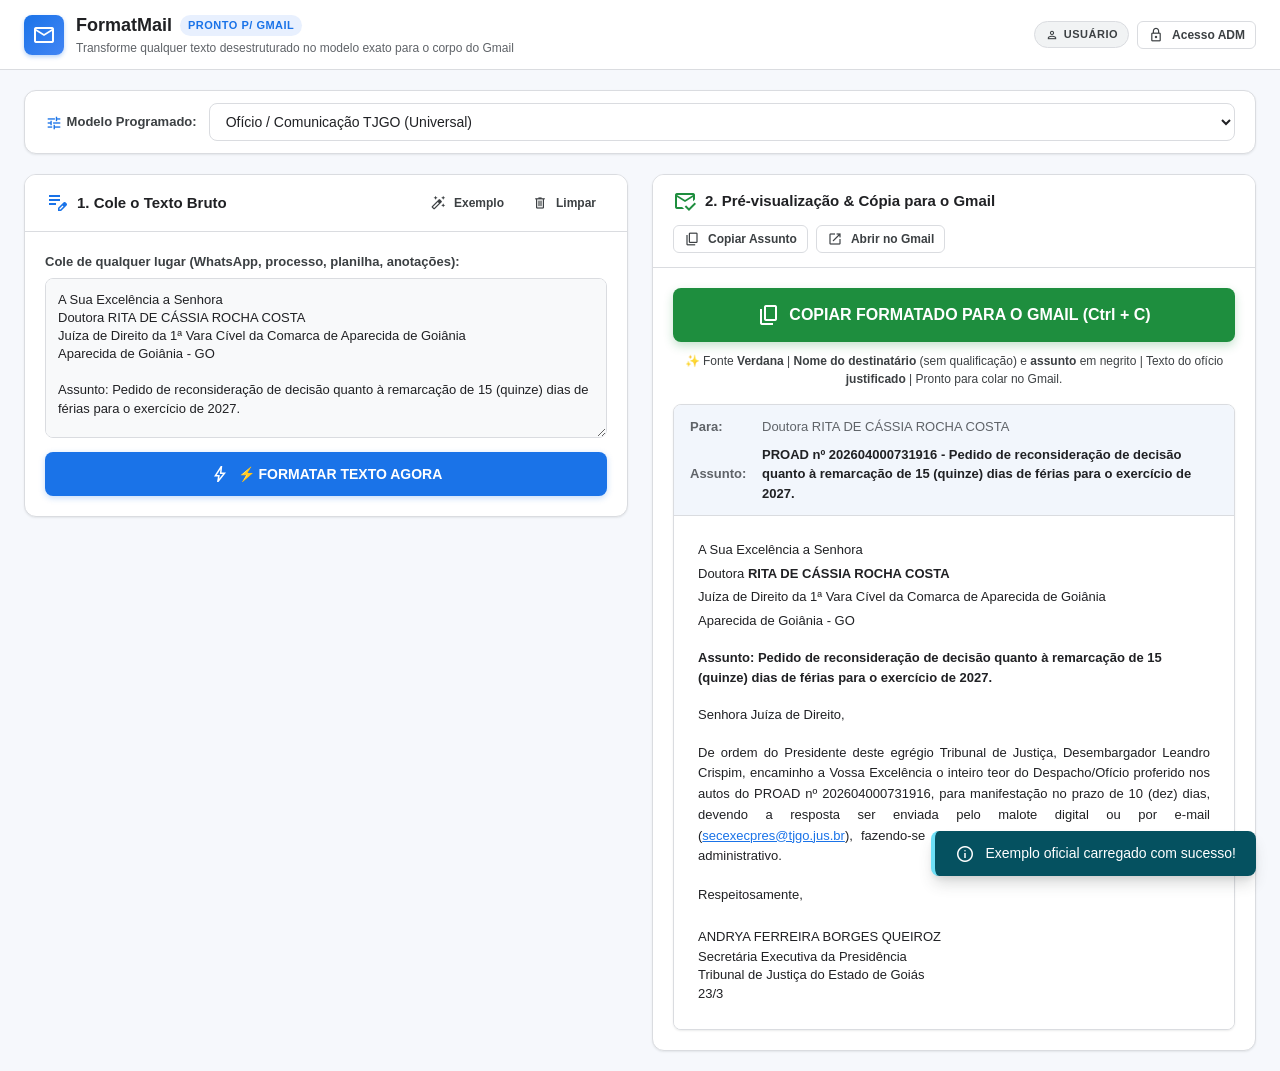
<file: index.html>
<!DOCTYPE html>
<html lang="pt-BR">
<head>
  <meta charset="UTF-8">
  <meta name="viewport" content="width=device-width, initial-scale=1.0">
  <title>Formatador de Texto para o Gmail</title>
  <link rel="stylesheet" href="styles.css?v=5.4">
  <!-- Ícones do Google Fonts / Material Symbols -->
  <link rel="stylesheet" href="https://fonts.googleapis.com/css2?family=Material+Symbols+Outlined:opsz,wght,FILL,GRAD@20..48,100..700,0..1,-50..200" />
</head>
<body>

  <!-- CABEÇALHO -->
  <header>
    <div class="header-container">
      <div class="brand">
        <div class="brand-icon">
          <span class="material-symbols-outlined">mail</span>
        </div>
        <div class="brand-text">
          <h1>FormatMail <span class="brand-badge">Pronto p/ Gmail</span></h1>
          <p>Transforme qualquer texto desestruturado no modelo exato para o corpo do Gmail</p>
        </div>
      </div>

      <div class="nav-actions">
        <!-- Status de Perfil ADM / Usuário -->
        <div id="authStatusBox" style="display: flex; align-items: center; gap: 8px;">
          <!-- Injetado dinamicamente via JS -->
        </div>

        <div class="tabs admin-only">
          <button id="tabFormatBtn" class="tab-btn active" onclick="switchTab('format')">
            <span class="material-symbols-outlined" style="font-size: 18px;">content_paste_go</span> Formatar & Copiar
          </button>
          <button id="tabManageBtn" class="tab-btn" onclick="switchTab('manage')">
            <span class="material-symbols-outlined" style="font-size: 18px;">dashboard_customize</span> Gerenciar Modelos
          </button>
        </div>

        <button class="btn btn-outline btn-sm admin-only" onclick="exportData()" title="Fazer backup dos modelos em arquivo JSON">
          <span class="material-symbols-outlined" style="font-size: 16px;">download</span> Exportar
        </button>
        <button class="btn btn-outline btn-sm admin-only" onclick="triggerImport()" title="Importar modelos de um arquivo JSON">
          <span class="material-symbols-outlined" style="font-size: 16px;">upload</span> Importar
        </button>
        <input type="file" id="importFileInput" accept=".json" style="display:none" onchange="importData(event)">
      </div>
    </div>
  </header>

  <!-- CONTEÚDO PRINCIPAL -->
  <main>

    <!-- ABA 1: FORMATAR & COPIAR -->
    <section id="viewFormat">
      <!-- Barra do Modelo Selecionado -->
      <div class="template-bar">
        <label for="templateSelect">
          <span class="material-symbols-outlined" style="font-size: 18px; vertical-align: middle; color: var(--primary);">tune</span>
          Modelo Programado:
        </label>
        <select id="templateSelect" class="template-select" onchange="onTemplateChange()">
          <!-- Preenchido via JavaScript -->
        </select>
        <button class="btn btn-outline btn-sm admin-only" onclick="editCurrentTemplate()">
          <span class="material-symbols-outlined" style="font-size: 16px;">edit</span> Personalizar este Modelo
        </button>
        <button class="btn btn-primary btn-sm admin-only" onclick="createNewTemplateFromCurrent()">
          <span class="material-symbols-outlined" style="font-size: 16px;">add</span> Novo Modelo
        </button>
      </div>

      <div class="content-grid">
        <!-- COLUNA ESQUERDA: ENTRADA DE TEXTO E CAMPOS -->
        <div class="card">
          <div class="card-header">
            <div class="card-title">
              <span class="material-symbols-outlined" style="color: var(--primary);">edit_note</span>
              1. Cole o Texto Bruto
            </div>
            <div style="display: flex; gap: 6px;">
              <button class="btn btn-ghost btn-sm" onclick="loadSampleText()" title="Preencher com um exemplo de texto">
                <span class="material-symbols-outlined" style="font-size: 16px;">auto_fix_high</span> Exemplo
              </button>
              <button class="btn btn-ghost btn-sm" onclick="clearInputText()" title="Limpar todo o texto">
                <span class="material-symbols-outlined" style="font-size: 16px;">delete_outline</span> Limpar
              </button>
            </div>
          </div>

          <div class="card-body">
            <div class="input-group">
              <span class="input-label">
                Cole de qualquer lugar (WhatsApp, processo, planilha, anotações):
              </span>
              <textarea 
                id="rawTextInput" 
                class="textarea-raw" 
                placeholder="Cole de qualquer jeito. Exemplo:&#10;&#10;A Sua Excelência a Senhora&#10;ANAUARA CUNHA RODRIGUES&#10;Gestora master da UPJ das Varas Cíveis da Comarca de Rio Verde&#10;Rio Verde - GO&#10;&#10;Assunto: Agradecimento – Sugestão de aprimoramento da Plataforma AGAIA.&#10;&#10;Senhora Gestora,&#10;...&#10;&#10;O sistema detecta tudo automaticamente e monta no modelo oficial!"
                oninput="onRawInputChanged()"
                onpaste="setTimeout(onRawInputChanged, 50)"
              ></textarea>
              <button type="button" class="btn btn-primary" onclick="executeFormatting()" style="margin-top: 8px; width: 100%; font-weight: 700; padding: 11px; font-size: 14px; box-shadow: 0 2px 6px rgba(26,115,232,0.25);">
                <span class="material-symbols-outlined" style="font-size: 20px;">bolt</span>
                ⚡ FORMATAR TEXTO AGORA
              </button>
            </div>

            <!-- Campos Variáveis Detectados (Apenas ADM pode alterar manualmente) -->
            <div class="variables-container admin-only">
              <div class="variables-header">
                <div class="variables-title">
                  <span class="material-symbols-outlined" style="font-size: 18px; color: var(--primary);">variables</span>
                  Variáveis do Modelo
                </div>
                <span id="varsCountBadge" class="brand-badge">0 campos</span>
              </div>
              <p style="font-size: 12px; color: var(--gray-500); margin-bottom: 12px;">
                Os valores abaixo foram extraídos do texto ou podem ser digitados/alterados diretamente:
              </p>
              <div id="variablesFieldsGrid" class="variables-grid">
                <!-- Preenchido dinamicamente -->
              </div>
            </div>
          </div>
        </div>

        <!-- COLUNA DIREITA: PREVIEW DO GMAIL & BOTÃO DE CÓPIA -->
        <div class="card">
          <div class="card-header">
            <div class="card-title">
              <span class="material-symbols-outlined" style="color: var(--success);">mark_email_read</span>
              2. Pré-visualização & Cópia para o Gmail
            </div>
            <div style="display: flex; gap: 8px;">
              <button class="btn btn-outline btn-sm" onclick="copySubjectToClipboard()" title="Copiar apenas a linha de assunto do e-mail">
                <span class="material-symbols-outlined" style="font-size: 16px;">content_copy</span> Copiar Assunto
              </button>
              <button class="btn btn-outline btn-sm" onclick="openDirectlyInGmail()" title="Abrir janela de composição no Gmail com o texto pronto">
                <span class="material-symbols-outlined" style="font-size: 16px;">open_in_new</span> Abrir no Gmail
              </button>
            </div>
          </div>

          <div class="card-body">
            <!-- Botão Gigante de Cópia -->
            <button class="btn btn-success btn-lg" onclick="copyFormattedBodyToClipboard()" style="width: 100%; font-size: 16px; font-weight: 700; padding: 14px 20px; box-shadow: 0 4px 10px rgba(30,142,62,0.25);">
              <span class="material-symbols-outlined" style="font-size: 24px;">content_copy</span>
              COPIAR FORMATADO PARA O GMAIL (Ctrl + C)
            </button>
            <p style="font-size: 12px; color: var(--gray-700); text-align: center; margin-top: -6px; font-weight: 500;">
              ✨ Fonte <b>Verdana</b> | <b>Nome do destinatário</b> (sem qualificação) e <b>assunto</b> em negrito | Texto do ofício <b>justificado</b> | Pronto para colar no Gmail.
            </p>

            <!-- Moldura Estilo Gmail -->
            <div class="gmail-preview-container">
              <div class="gmail-header-bar">
                <div class="gmail-meta-row">
                  <span class="gmail-meta-label">Para:</span>
                  <span id="previewRecipient" class="gmail-meta-value" style="color: var(--gray-500); font-weight: normal;">(Definido no Gmail ou no modelo)</span>
                </div>
                <div class="gmail-meta-row">
                  <span class="gmail-meta-label">Assunto:</span>
                  <span id="previewSubject" class="gmail-meta-value">-</span>
                </div>
              </div>

              <!-- Corpo do Gmail editável na pré-visualização -->
              <div id="gmailPreviewBody" class="gmail-body-area" contenteditable="true" oninput="onPreviewBodyEdited()" title="Você também pode editar diretamente aqui antes de copiar!">
                <!-- Conteúdo renderizado via JavaScript -->
              </div>
            </div>
          </div>
        </div>
      </div>
    </section>

    <!-- ABA 2: GERENCIAR & PROGRAMAR MODELOS -->
    <section id="viewManage" style="display: none;">
      <div class="card">
        <div class="card-header">
          <div class="card-title">
            <span class="material-symbols-outlined" style="color: var(--primary);">settings_suggest</span>
            Configuração e Programação de Modelos
          </div>
          <div style="display: flex; gap: 8px;">
            <button class="btn btn-outline btn-sm" onclick="resetDefaultTemplates()">
              <span class="material-symbols-outlined" style="font-size: 16px;">restart_alt</span> Restaurar Modelos Padrão
            </button>
            <button class="btn btn-primary btn-sm" onclick="createNewTemplate()">
              <span class="material-symbols-outlined" style="font-size: 16px;">add</span> Criar Novo Modelo
            </button>
          </div>
        </div>

        <div class="card-body">
          <div class="template-manager">
            <!-- Coluna de Seleção de Modelos -->
            <div>
              <h3 style="font-size: 13px; font-weight: 700; color: var(--gray-700); margin-bottom: 8px;">Seus Modelos Salvos:</h3>
              <div id="templatesListContainer" class="template-list">
                <!-- Preenchido via JavaScript -->
              </div>
            </div>

            <!-- Coluna do Editor do Modelo -->
            <div style="display: flex; flex-direction: column; gap: 14px;">
              <div style="display: flex; justify-content: space-between; align-items: center;">
                <h3 id="editingModelTitle" style="font-size: 15px; font-weight: 700; color: var(--gray-800);">Editar Modelo</h3>
                <div style="display: flex; gap: 8px;">
                  <button class="btn btn-outline btn-sm" onclick="duplicateCurrentTemplate()" title="Criar uma cópia deste modelo">
                    <span class="material-symbols-outlined" style="font-size: 16px;">content_copy</span> Duplicar
                  </button>
                  <button class="btn btn-danger btn-sm" onclick="deleteCurrentTemplate()" title="Excluir este modelo">
                    <span class="material-symbols-outlined" style="font-size: 16px;">delete</span> Excluir
                  </button>
                </div>
              </div>

              <!-- Metadados do Modelo -->
              <div style="display: grid; grid-template-columns: 1fr 1fr; gap: 12px;">
                <div class="input-group">
                  <label class="input-label" for="editTemplateName">Nome do Modelo:</label>
                  <input type="text" id="editTemplateName" class="var-input" placeholder="Ex: Comunicação Processual">
                </div>
                <div class="input-group">
                  <label class="input-label" for="editTemplateDesc">Descrição Rápida:</label>
                  <input type="text" id="editTemplateDesc" class="var-input" placeholder="Ex: Para intimações de advogados">
                </div>
              </div>

              <div class="input-group">
                <label class="input-label" for="editTemplateSubject">
                  Assunto Padrão para o Gmail (suporta variáveis como {processo}):
                </label>
                <input type="text" id="editTemplateSubject" class="var-input" placeholder="Ex: [TJGO] Notificação dos Autos nº {processo} - {nome}">
              </div>

              <!-- Tags de Variáveis Rápidas -->
              <div style="background-color: var(--gray-50); border: 1px solid var(--border); border-radius: var(--radius-md); padding: 12px;">
                <div style="display: flex; justify-content: space-between; align-items: center; margin-bottom: 8px;">
                  <span style="font-size: 12px; font-weight: 700; color: var(--gray-700);">
                    Inserir Variáveis no Texto (clique para inserir na posição do cursor):
                  </span>
                  <div style="display: flex; gap: 6px;">
                    <input type="text" id="newVarNameInput" placeholder="nome_campo" style="padding: 3px 8px; font-size: 12px; border: 1px solid var(--border); border-radius: 4px; width: 130px;">
                    <button class="btn btn-outline btn-sm" style="padding: 3px 8px; font-size: 11px;" onclick="addCustomVariableTag()">+ Criar Tag</button>
                  </div>
                </div>
                <div id="variableTagsContainer" style="display: flex; flex-wrap: wrap; gap: 8px;">
                  <!-- Tags dinâmicas -->
                </div>
              </div>

              <!-- Barra de Ferramentas de Formatação Rica -->
              <div class="input-group">
                <label class="input-label">Corpo Programado do E-mail:</label>
                
                <div class="editor-toolbar">
                  <button type="button" class="tool-btn" onclick="execEditorCmd('bold')" title="Negrito">
                    <b>B</b>
                  </button>
                  <button type="button" class="tool-btn" onclick="execEditorCmd('italic')" title="Itálico">
                    <i>I</i>
                  </button>
                  <button type="button" class="tool-btn" onclick="execEditorCmd('underline')" title="Sublinhado">
                    <u>U</u>
                  </button>
                  <div class="tool-sep"></div>
                  <button type="button" class="tool-btn" onclick="execEditorCmd('formatBlock', '<h3>')" title="Título">
                    Título
                  </button>
                  <button type="button" class="tool-btn" onclick="execEditorCmd('formatBlock', '<p>')" title="Parágrafo Normal">
                    Texto
                  </button>
                  <div class="tool-sep"></div>
                  <button type="button" class="tool-btn" onclick="execEditorCmd('insertUnorderedList')" title="Lista com Marcadores">
                    • Lista
                  </button>
                  <button type="button" class="tool-btn" onclick="execEditorCmd('insertOrderedList')" title="Lista Numerada">
                    1. Numérica
                  </button>
                  <div class="tool-sep"></div>
                  <button type="button" class="tool-btn" onclick="insertGmailQuoteBox()" title="Caixa de Destaque Azul (estilo Google)">
                    🟦 Caixa Destaque
                  </button>
                  <button type="button" class="tool-btn" onclick="insertGmailAlertBox()" title="Caixa de Aviso Amarela">
                    🟨 Caixa Alerta
                  </button>
                  <button type="button" class="tool-btn" onclick="insertGmailTable()" title="Tabela Estilizada">
                    📊 Tabela
                  </button>
                  <button type="button" class="tool-btn" onclick="insertGmailSignature()" title="Bloco de Assinatura">
                    ✍️ Assinatura
                  </button>
                </div>

                <!-- Editor Visual do Modelo -->
                <div id="templateBodyEditor" class="template-body-editor" contenteditable="true">
                  <!-- Conteúdo HTML do Modelo -->
                </div>
              </div>

              <!-- Regras Automáticas das Variáveis -->
              <div style="background-color: var(--gray-50); border: 1px solid var(--border); border-radius: var(--radius-md); padding: 14px;">
                <div style="font-size: 13px; font-weight: 700; color: var(--gray-700); margin-bottom: 8px;">
                  ⚙️ Regras de Limpeza / Formatação Automática por Campo:
                </div>
                <div id="varRulesContainer" style="display: flex; flex-direction: column; gap: 8px; font-size: 13px;">
                  <!-- Regras dinâmicas para cada variável encontrada -->
                </div>
              </div>

              <!-- Ações do Editor -->
              <div style="display: flex; justify-content: flex-end; gap: 12px; margin-top: 8px;">
                <button class="btn btn-outline" onclick="switchTab('format')">Cancelar / Voltar</button>
                <button class="btn btn-primary" onclick="saveCurrentTemplate()">
                  <span class="material-symbols-outlined" style="font-size: 18px;">save</span> Salvar Alterações no Modelo
                </button>
              </div>
            </div>
          </div>
        </div>
      </div>
    </section>

  </main>

  <!-- MODAL DE ACESSO ADM -->
  <div id="adminAuthModal" class="modal-overlay" style="display: none;">
    <div class="modal-content" style="max-width: 440px;">
      <div class="modal-header">
        <div style="display: flex; align-items: center; gap: 8px; font-weight: 700; font-size: 15px; color: var(--gray-800);">
          <span class="material-symbols-outlined" style="color: var(--primary);">admin_panel_settings</span>
          Acesso de Administrador
        </div>
        <button class="btn btn-ghost btn-sm" onclick="closeAdminModal()">✕</button>
      </div>
      <div class="modal-body" style="padding: 20px;">
        <p style="font-size: 13px; color: var(--gray-700); margin-bottom: 12px; line-height: 1.5;">
          Digite a senha de administrador para liberar a edição de modelos, personalização e variáveis:
        </p>
        <div class="input-group">
          <input 
            type="password" 
            id="adminPasswordInput" 
            class="var-input" 
            placeholder="Senha do ADM (Padrão: admin123)" 
            style="width: 100%;" 
            onkeydown="if(event.key==='Enter') verifyAdminPassword()"
          >
        </div>
        <label style="display: flex; align-items: center; gap: 8px; font-size: 12px; color: var(--gray-700); cursor: pointer; margin-top: 10px;">
          <input type="checkbox" id="rememberAdminCheckbox">
          Manter conectado como Administrador neste navegador
        </label>
        <div id="adminAuthError" style="color: var(--danger); font-size: 12px; margin-top: 8px; display: none; font-weight: 600;">
          ⚠️ Senha incorreta. Tente novamente.
        </div>
      </div>
      <div class="modal-footer">
        <button class="btn btn-outline btn-sm" onclick="closeAdminModal()">Cancelar</button>
        <button class="btn btn-primary btn-sm" onclick="verifyAdminPassword()">
          <span class="material-symbols-outlined" style="font-size: 16px;">lock_open</span>
          Entrar como ADM
        </button>
      </div>
    </div>
  </div>

  <!-- MODAL ALTERAR SENHA ADM -->
  <div id="changePwdModal" class="modal-overlay" style="display: none;">
    <div class="modal-content" style="max-width: 440px;">
      <div class="modal-header">
        <div style="display: flex; align-items: center; gap: 8px; font-weight: 700; font-size: 15px; color: var(--gray-800);">
          <span class="material-symbols-outlined" style="color: var(--primary);">password</span>
          Alterar Senha do Administrador
        </div>
        <button class="btn btn-ghost btn-sm" onclick="closeChangePwdModal()">✕</button>
      </div>
      <div class="modal-body" style="padding: 20px;">
        <div class="input-group" style="margin-bottom: 12px;">
          <label class="input-label" for="currentAdminPwd">Senha Atual:</label>
          <input type="password" id="currentAdminPwd" class="var-input" placeholder="Digite a senha atual" style="width: 100%;">
        </div>
        <div class="input-group" style="margin-bottom: 12px;">
          <label class="input-label" for="newAdminPwd">Nova Senha:</label>
          <input type="password" id="newAdminPwd" class="var-input" placeholder="Digite a nova senha (mínimo 4 caracteres)" style="width: 100%;">
        </div>
        <div class="input-group">
          <label class="input-label" for="confirmAdminPwd">Confirme a Nova Senha:</label>
          <input type="password" id="confirmAdminPwd" class="var-input" placeholder="Repita a nova senha" style="width: 100%;" onkeydown="if(event.key==='Enter') saveNewAdminPassword()">
        </div>
        <div id="changePwdError" style="color: var(--danger); font-size: 12px; margin-top: 8px; display: none; font-weight: 600;"></div>
      </div>
      <div class="modal-footer">
        <button class="btn btn-outline btn-sm" onclick="closeChangePwdModal()">Cancelar</button>
        <button class="btn btn-primary btn-sm" onclick="saveNewAdminPassword()">
          <span class="material-symbols-outlined" style="font-size: 16px;">save</span>
          Salvar Nova Senha
        </button>
      </div>
    </div>
  </div>

  <!-- TOAST CONTAINER -->
  <div id="toastContainer" class="toast-container"></div>

  <!-- JAVASCRIPT -->
  <script src="app.js?v=5.4"></script>
</body>
</html>
</file>
<file: styles.css>
/* Estilos para o Formatador Gmail Express */
:root {
  --primary: #1a73e8;
  --primary-hover: #1557b0;
  --primary-light: #e8f0fe;
  --success: #1e8e3e;
  --success-hover: #137333;
  --success-light: #e6f4ea;
  --warning: #f9ab00;
  --warning-light: #fef7e0;
  --danger: #d93025;
  --danger-light: #fce8e6;
  --gray-50: #f8f9fa;
  --gray-100: #f1f3f4;
  --gray-200: #e8eaed;
  --gray-300: #dadce0;
  --gray-500: #5f6368;
  --gray-700: #3c4043;
  --gray-800: #202124;
  --border: #dadce0;
  --shadow-sm: 0 1px 2px 0 rgba(60,64,67,0.1);
  --shadow-md: 0 4px 6px -1px rgba(60,64,67,0.15), 0 2px 4px -1px rgba(60,64,67,0.1);
  --shadow-lg: 0 10px 15px -3px rgba(60,64,67,0.2), 0 4px 6px -2px rgba(60,64,67,0.1);
  --radius-sm: 6px;
  --radius-md: 8px;
  --radius-lg: 12px;
}

* {
  box-sizing: border-box;
  margin: 0;
  padding: 0;
}

body {
  font-family: -apple-system, BlinkMacSystemFont, "Segoe UI", Roboto, "Helvetica Neue", Arial, sans-serif;
  background-color: #f6f8fc;
  color: var(--gray-800);
  line-height: 1.5;
  min-height: 100vh;
  display: flex;
  flex-direction: column;
}

/* Header */
header {
  background-color: #ffffff;
  border-bottom: 1px solid var(--border);
  padding: 12px 24px;
  position: sticky;
  top: 0;
  z-index: 100;
}

.header-container {
  max-width: 1600px;
  margin: 0 auto;
  display: flex;
  justify-content: space-between;
  align-items: center;
  flex-wrap: wrap;
  gap: 16px;
}

.brand {
  display: flex;
  align-items: center;
  gap: 12px;
}

.brand-icon {
  width: 40px;
  height: 40px;
  background: linear-gradient(135deg, #1a73e8, #4285f4);
  color: white;
  border-radius: var(--radius-md);
  display: flex;
  align-items: center;
  justify-content: center;
  font-size: 22px;
  box-shadow: 0 2px 4px rgba(26,115,232,0.3);
}

.brand-text h1 {
  font-size: 18px;
  font-weight: 700;
  color: var(--gray-800);
  display: flex;
  align-items: center;
  gap: 8px;
}

.brand-badge {
  font-size: 11px;
  font-weight: 600;
  background-color: var(--primary-light);
  color: var(--primary);
  padding: 2px 8px;
  border-radius: 12px;
  text-transform: uppercase;
  letter-spacing: 0.5px;
}

.brand-text p {
  font-size: 12px;
  color: var(--gray-500);
}

.nav-actions {
  display: flex;
  align-items: center;
  gap: 10px;
}

/* Tabs */
.tabs {
  display: flex;
  background-color: var(--gray-100);
  padding: 4px;
  border-radius: var(--radius-md);
}

.tab-btn {
  padding: 8px 16px;
  font-size: 13px;
  font-weight: 600;
  border: none;
  background: transparent;
  color: var(--gray-700);
  border-radius: var(--radius-sm);
  cursor: pointer;
  display: flex;
  align-items: center;
  gap: 6px;
  transition: all 0.2s ease;
}

.tab-btn.active {
  background-color: #ffffff;
  color: var(--primary);
  box-shadow: var(--shadow-sm);
}

.tab-btn:hover:not(.active) {
  color: var(--gray-800);
  background-color: rgba(255,255,255,0.5);
}

/* Botões */
.btn {
  display: inline-flex;
  align-items: center;
  justify-content: center;
  gap: 8px;
  padding: 8px 16px;
  font-size: 13px;
  font-weight: 600;
  border-radius: var(--radius-md);
  border: 1px solid transparent;
  cursor: pointer;
  transition: all 0.2s ease;
  white-space: nowrap;
}

.btn-primary {
  background-color: var(--primary);
  color: #ffffff;
}
.btn-primary:hover {
  background-color: var(--primary-hover);
  box-shadow: 0 2px 4px rgba(26,115,232,0.3);
}

.btn-success {
  background-color: var(--success);
  color: #ffffff;
}
.btn-success:hover {
  background-color: var(--success-hover);
  box-shadow: 0 2px 4px rgba(30,142,62,0.3);
}

.btn-outline {
  background-color: #ffffff;
  border-color: var(--border);
  color: var(--gray-700);
}
.btn-outline:hover {
  background-color: var(--gray-50);
  border-color: var(--gray-500);
  color: var(--gray-800);
}

.btn-ghost {
  background: transparent;
  color: var(--gray-700);
}
.btn-ghost:hover {
  background-color: var(--gray-100);
  color: var(--gray-800);
}

.btn-danger {
  background-color: var(--danger-light);
  color: var(--danger);
  border-color: rgba(217,48,37,0.2);
}
.btn-danger:hover {
  background-color: var(--danger);
  color: #ffffff;
}

.btn-sm {
  padding: 5px 10px;
  font-size: 12px;
  border-radius: var(--radius-sm);
}

.btn-lg {
  padding: 12px 24px;
  font-size: 15px;
}

/* Layout Principal */
main {
  flex: 1;
  max-width: 1600px;
  margin: 0 auto;
  width: 100%;
  padding: 20px 24px;
}

.content-grid {
  display: grid;
  grid-template-columns: 1fr 1fr;
  gap: 24px;
  align-items: start;
}

@media (max-width: 1100px) {
  .content-grid {
    grid-template-columns: 1fr;
  }
}

/* Card */
.card {
  background-color: #ffffff;
  border: 1px solid var(--border);
  border-radius: var(--radius-lg);
  box-shadow: var(--shadow-sm);
  overflow: hidden;
  display: flex;
  flex-direction: column;
}

.card-header {
  padding: 14px 20px;
  background-color: #ffffff;
  border-bottom: 1px solid var(--border);
  display: flex;
  justify-content: space-between;
  align-items: center;
  flex-wrap: wrap;
  gap: 12px;
}

.card-title {
  font-size: 15px;
  font-weight: 700;
  color: var(--gray-800);
  display: flex;
  align-items: center;
  gap: 8px;
}

.card-body {
  padding: 20px;
  display: flex;
  flex-direction: column;
  gap: 16px;
}

/* Template Selector Bar */
.template-bar {
  display: flex;
  align-items: center;
  gap: 12px;
  background-color: #ffffff;
  padding: 12px 20px;
  border-radius: var(--radius-lg);
  border: 1px solid var(--border);
  margin-bottom: 20px;
  box-shadow: var(--shadow-sm);
  flex-wrap: wrap;
}

.template-bar label {
  font-size: 13px;
  font-weight: 700;
  color: var(--gray-700);
  white-space: nowrap;
}

.template-select {
  flex: 1;
  min-width: 250px;
  padding: 9px 12px;
  border-radius: var(--radius-md);
  border: 1px solid var(--border);
  font-size: 14px;
  color: var(--gray-800);
  background-color: #ffffff;
  outline: none;
  font-weight: 500;
  transition: border-color 0.2s;
}

.template-select:focus {
  border-color: var(--primary);
  box-shadow: 0 0 0 2px var(--primary-light);
}

/* Entrada de Texto */
.input-group {
  display: flex;
  flex-direction: column;
  gap: 6px;
}

.input-label {
  font-size: 13px;
  font-weight: 600;
  color: var(--gray-700);
  display: flex;
  justify-content: space-between;
  align-items: center;
}

.textarea-raw {
  width: 100%;
  min-height: 160px;
  padding: 12px;
  border: 1px solid var(--border);
  border-radius: var(--radius-md);
  font-family: inherit;
  font-size: 13px;
  color: var(--gray-800);
  resize: vertical;
  background-color: var(--gray-50);
  transition: all 0.2s ease;
  line-height: 1.4;
}

.textarea-raw:focus {
  outline: none;
  background-color: #ffffff;
  border-color: var(--primary);
  box-shadow: 0 0 0 3px var(--primary-light);
}

/* Campos de Variáveis Extraídas */
.variables-container {
  border: 1px solid var(--border);
  border-radius: var(--radius-md);
  background-color: var(--gray-50);
  padding: 16px;
}

.variables-header {
  display: flex;
  justify-content: space-between;
  align-items: center;
  margin-bottom: 12px;
}

.variables-title {
  font-size: 13px;
  font-weight: 700;
  color: var(--gray-700);
  display: flex;
  align-items: center;
  gap: 6px;
}

.variables-grid {
  display: grid;
  grid-template-columns: repeat(auto-fill, minmax(240px, 1fr));
  gap: 12px;
}

.var-field {
  display: flex;
  flex-direction: column;
  gap: 4px;
  background: #ffffff;
  padding: 8px 10px;
  border-radius: var(--radius-sm);
  border: 1px solid var(--border);
}

.var-field-name {
  font-size: 11px;
  font-weight: 700;
  color: var(--primary);
  text-transform: uppercase;
  letter-spacing: 0.5px;
  display: flex;
  justify-content: space-between;
}

.var-input {
  width: 100%;
  padding: 6px 8px;
  border: 1px solid var(--gray-200);
  border-radius: var(--radius-sm);
  font-size: 13px;
  color: var(--gray-800);
  outline: none;
  background-color: #ffffff;
  font-family: inherit;
}

.var-input:focus {
  border-color: var(--primary);
  box-shadow: 0 0 0 2px var(--primary-light);
}

/* Preview do Gmail */
.gmail-preview-container {
  border: 1px solid var(--border);
  border-radius: var(--radius-md);
  background: #ffffff;
  box-shadow: var(--shadow-sm);
  display: flex;
  flex-direction: column;
  overflow: hidden;
}

.gmail-header-bar {
  background-color: #f2f6fc;
  padding: 12px 16px;
  border-bottom: 1px solid var(--border);
  display: flex;
  flex-direction: column;
  gap: 8px;
}

.gmail-meta-row {
  display: flex;
  align-items: center;
  gap: 12px;
  font-size: 13px;
}

.gmail-meta-label {
  color: var(--gray-500);
  font-weight: 600;
  width: 60px;
}

.gmail-meta-value {
  color: var(--gray-800);
  font-weight: 600;
  flex: 1;
}

.gmail-body-area {
  padding: 24px;
  min-height: 380px;
  max-height: 550px;
  overflow-y: auto;
  font-family: Verdana, Geneva, sans-serif;
  font-size: 13px;
  line-height: 1.6;
  color: #202124;
  outline: none;
  background-color: #ffffff;
}

.gmail-body-area:focus {
  background-color: #fafbfd;
}

.gmail-body-area p.justificado,
.gmail-body-area .corpo-paragrafo,
.gmail-body-area p.corpo-paragrafo,
.gmail-body-area .fecho-paragrafo {
  text-align: justify !important;
  text-justify: inter-word !important;
}


/* Estilos de conteúdo interno do Gmail */
.gmail-quote-box {
  background-color: #f1f3f4;
  border-left: 4px solid #1a73e8;
  padding: 12px 16px;
  margin: 14px 0;
  border-radius: 0 6px 6px 0;
  color: #3c4043;
}

.gmail-alert-box {
  background-color: #fef7e0;
  border-left: 4px solid #f9ab00;
  padding: 12px 16px;
  margin: 14px 0;
  border-radius: 0 6px 6px 0;
  color: #5f370e;
}

.gmail-table {
  width: 100%;
  border-collapse: collapse;
  margin: 14px 0;
  font-size: 13px;
}

.gmail-table th {
  background-color: #f1f3f4;
  color: #202124;
  font-weight: 600;
  padding: 10px 12px;
  border: 1px solid #dadce0;
  text-align: left;
}

.gmail-table td {
  padding: 8px 12px;
  border: 1px solid #dadce0;
  color: #3c4043;
}

.gmail-table tr:nth-child(even) td {
  background-color: #f8f9fa;
}

.gmail-signature {
  margin-top: 24px;
  padding-top: 14px;
  border-top: 1px solid #e0e0e0;
  color: #5f6368;
  font-size: 13px;
  line-height: 1.4;
}

/* Editor de Modelos (Gerenciador) */
.template-manager {
  display: grid;
  grid-template-columns: 320px 1fr;
  gap: 24px;
}

@media (max-width: 900px) {
  .template-manager {
    grid-template-columns: 1fr;
  }
}

.template-list {
  display: flex;
  flex-direction: column;
  gap: 8px;
  max-height: 600px;
  overflow-y: auto;
}

.template-list-item {
  padding: 12px 16px;
  border: 1px solid var(--border);
  border-radius: var(--radius-md);
  background-color: #ffffff;
  cursor: pointer;
  transition: all 0.2s ease;
  display: flex;
  justify-content: space-between;
  align-items: center;
}

.template-list-item:hover {
  border-color: var(--primary);
  background-color: var(--gray-50);
}

.template-list-item.active {
  border-color: var(--primary);
  background-color: var(--primary-light);
}

.template-item-title {
  font-weight: 600;
  font-size: 14px;
  color: var(--gray-800);
}

.template-item-desc {
  font-size: 12px;
  color: var(--gray-500);
  margin-top: 2px;
}

.editor-toolbar {
  display: flex;
  flex-wrap: wrap;
  gap: 6px;
  padding: 8px;
  background-color: var(--gray-100);
  border: 1px solid var(--border);
  border-radius: var(--radius-md) var(--radius-md) 0 0;
  border-bottom: none;
}

.tool-btn {
  background: #ffffff;
  border: 1px solid var(--gray-300);
  border-radius: var(--radius-sm);
  padding: 5px 10px;
  font-size: 12px;
  cursor: pointer;
  color: var(--gray-700);
  font-weight: 600;
  display: flex;
  align-items: center;
  gap: 4px;
  transition: all 0.15s;
}

.tool-btn:hover {
  background-color: var(--gray-50);
  border-color: var(--gray-500);
  color: var(--gray-800);
}

.tool-sep {
  width: 1px;
  background-color: var(--gray-300);
  margin: 0 4px;
}

.template-body-editor {
  min-height: 300px;
  padding: 16px;
  border: 1px solid var(--border);
  border-radius: 0 0 var(--radius-md) var(--radius-md);
  font-family: inherit;
  font-size: 14px;
  line-height: 1.6;
  background-color: #ffffff;
  outline: none;
  overflow-y: auto;
}

.template-body-editor:focus {
  border-color: var(--primary);
  box-shadow: 0 0 0 2px var(--primary-light);
}

/* Toast Notification */
.toast-container {
  position: fixed;
  bottom: 24px;
  right: 24px;
  z-index: 1000;
  display: flex;
  flex-direction: column;
  gap: 8px;
  pointer-events: none;
}

.toast {
  background-color: #323232;
  color: #ffffff;
  padding: 12px 20px;
  border-radius: var(--radius-md);
  font-size: 14px;
  font-weight: 500;
  box-shadow: var(--shadow-lg);
  display: flex;
  align-items: center;
  gap: 10px;
  animation: slideIn 0.3s cubic-bezier(0.16, 1, 0.3, 1) forwards;
  pointer-events: auto;
}

.toast.toast-success {
  background-color: #0f5132;
  border-left: 4px solid #75b798;
}

.toast.toast-info {
  background-color: #055160;
  border-left: 4px solid #6edff6;
}

@keyframes slideIn {
  from {
    opacity: 0;
    transform: translateY(20px);
  }
  to {
    opacity: 1;
    transform: translateY(0);
  }
}

/* Modals */
.modal-overlay {
  position: fixed;
  inset: 0;
  background-color: rgba(32,33,36,0.6);
  backdrop-filter: blur(2px);
  display: flex;
  align-items: center;
  justify-content: center;
  z-index: 500;
  padding: 16px;
}

.modal-content {
  background: #ffffff;
  border-radius: var(--radius-lg);
  max-width: 600px;
  width: 100%;
  box-shadow: var(--shadow-lg);
  overflow: hidden;
  display: flex;
  flex-direction: column;
  animation: modalScale 0.2s ease-out;
}

@keyframes modalScale {
  from { opacity: 0; transform: scale(0.96); }
  to { opacity: 1; transform: scale(1); }
}

.modal-header {
  padding: 16px 20px;
  border-bottom: 1px solid var(--border);
  display: flex;
  justify-content: space-between;
  align-items: center;
}

.modal-title {
  font-size: 16px;
  font-weight: 700;
  color: var(--gray-800);
}

.modal-body {
  padding: 20px;
  display: flex;
  flex-direction: column;
  gap: 16px;
  max-height: 70vh;
  overflow-y: auto;
}

.modal-footer {
  padding: 14px 20px;
  border-top: 1px solid var(--border);
  display: flex;
  justify-content: flex-end;
  gap: 10px;
  background-color: var(--gray-50);
}

.tag-badge {
  display: inline-flex;
  align-items: center;
  gap: 4px;
  background-color: var(--primary-light);
  color: var(--primary);
  padding: 4px 10px;
  border-radius: 12px;
  font-size: 12px;
  font-weight: 600;
  cursor: pointer;
  user-select: none;
  transition: all 0.15s;
}

.tag-badge:hover {
  background-color: #d2e3fc;
  transform: translateY(-1px);
}

.badge-counter {
  background: var(--primary);
  color: white;
  border-radius: 10px;
  padding: 1px 6px;
  font-size: 11px;
  font-weight: 700;
}

/* Perfis de Acesso (ADM vs Usuário Operador) */
body:not(.is-admin) .admin-only {
  display: none !important;
}

body:not(.is-admin) .gmail-body-area {
  cursor: default;
}

body.is-admin .user-only {
  display: none !important;
}

.auth-badge {
  font-size: 11px;
  font-weight: 700;
  padding: 4px 10px;
  border-radius: 20px;
  display: inline-flex;
  align-items: center;
  gap: 5px;
  text-transform: uppercase;
  letter-spacing: 0.5px;
}

.auth-badge.user {
  background-color: var(--gray-100);
  color: var(--gray-700);
  border: 1px solid var(--border);
}

.auth-badge.admin {
  background-color: #fef7e0;
  color: #b06000;
  border: 1px solid rgba(249, 171, 0, 0.5);
}
</file>
